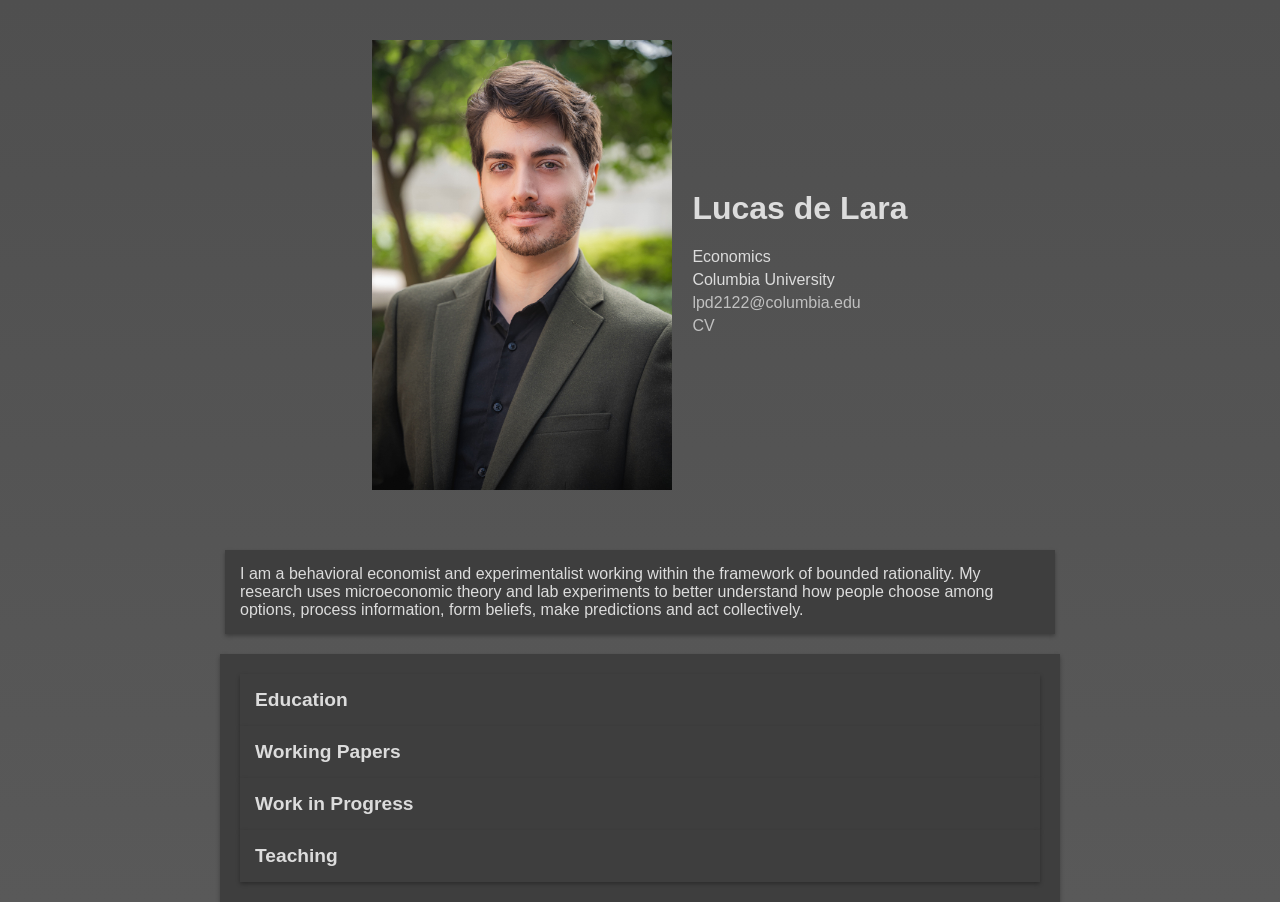
<file: index.html>
<!DOCTYPE html>
<html lang="en">
<head>
    <meta charset="UTF-8">
    <title>Lucas de Lara</title>
    <link rel="icon" href="data:," />
    <link rel="stylesheet" href="styles.css">
    <!-- Responsive Design Meta Tag -->
    <meta name="viewport" content="width=device-width, initial-scale=1.0">
    <!-- Inline CSS for Responsive Adjustments -->
    <style>
        /* Default styles for the top section */
        .top-section-container {
            display: flex;
            flex-direction: row;
            align-items: center;
        }
        .contact-info {
            margin-left: 20px;
        }

        /* Media Query for Mobile Devices */
        @media (max-width: 600px) {
            .top-section-container {
                flex-direction: column;
            }
            .contact-info {
                margin-left: 0;
                margin-top: 20px;
                text-align: center;
            }
        }
    </style>
</head>
<body>

    <!-- Top Section -->
    <div class="top-section">
        <div class="top-section-container">
            <div class="photo">
                <picture>
                    <source media="(max-width: 600px)" srcset="Webpicture.jpg">
                    <source media="(max-width: 900px)" srcset="Webpicture.jpg">
                    <img src="Webpicture.jpg" alt="">
                </picture>
            </div>
            <div class="contact-info">
                <h1>Lucas de Lara</h1>
                <p>Economics</p>
                <p>Columbia University</p>
                <p><a href="mailto:lpd2122@columbia.edu">lpd2122@columbia.edu</a></p>
                <p><a href="CV.pdf">CV</a></p>
            </div>
        </div>
    </div>

    <!-- Brief Description Section -->
    <div class="description-section">
        I am a behavioral economist and experimentalist working within the framework of bounded rationality. My research uses microeconomic theory and lab experiments to better understand how people choose among options, process information, form beliefs, make predictions and act collectively.
    </div>

    <!-- Expandable Sections -->
    <div class="content-section">
        <!-- Education Section -->
<div class="section">
    <h2 class="section-title">Education</h2>
    <div class="section-content">
        <!-- Education Entries -->
        <div class="education-entry">
            <p><strong>Columbia University</strong> <span style="font-style: italic;">2019 - 2025 (expected)</span></p>
            <ul style="list-style-type: none; padding-left: 20px;">
                <li>Ph.D. in Economics</li>
                <li>New York, NY, USA</li>
            </ul>
        </div>
    </div>
</div>


        


        <!-- Working Papers Section -->
       
<div class="section">
    <h2 class="section-title">Working Papers</h2>
    <div class="section-content">
        <div class="paper-entry">
            <p><strong>Rational Choice Overload</strong> <em>(with Mark Dean)</em></p>
            <p><a href="CO.pdf">Paper Link</a></p>
            <p>We present and experimentally test a collection of search theoretic explanations for "choice overload", the phenomenon by which a default alternative is selected more often in larger choice sets. A standard search model, with constant search costs and a known distribution of item quality, cannot give rise to choice overload. If one instead assumes that either (i) the Decision Maker (DM) must learn the quality distribution, (ii) search costs are increasing, or (iii) the DM decides the search strategy in advance, then choice overload can occur. Unlike existing models, our approach does not require ad hoc psychological costs (decision avoidance), or for the DM to assume the choice set was selected by a profit-maximizing firm (contextual inference). Data from our laboratory experiments are consistent with choice overload caused by search with learning and increasing costs, and cannot be explained by decision avoidance or contextual inference.</p>
            <p>Experiment: <a href="https://lplarac.github.io/co_exhibit/" target="_blank">https://lplarac.github.io/co_exhibit/</a></p>
        </div>
        <div class="paper-entry">
            <p><strong>A Closer Look at the Gambler's Fallacy</strong></p>
            <p><a href="GF.pdf">Paper Link</a></p>
            <p>Experiment: <a href="https://lplarac.github.io/gf_exhibit/" target="_blank">https://lplarac.github.io/gf_exhibit/</a></p>
        </div>
        <div class="paper-entry">
            <p><strong>Liquid Democracy: Two Experiments on Delegation in Voting</strong> <em>(with Victoria Mooers, Alessandra Casella, Joseph Campbell, and Dilip Ravindran)</em></p>
            <p>NBER Working Paper 30794</p>
            <p><a href="LD.pdf">Paper Link</a></p>
            <p>Second Experiment: <a href="https://lplarac.github.io/ldrdk/full.html" target="_blank">https://lplarac.github.io/ldrdk/full.html</a></p>
        </div>
    </div>
</div>


        <div class="section">
            <h2 class="section-title">Work in Progress</h2>
            <div class="section-content">
                <div class="paper-entry">
                    <p><strong>Simple and Complex Mental Models</strong></p>
                </div>
            </div>
        </div>

        <!-- Teaching Section -->
<div class="section">
    <h2 class="section-title">Teaching</h2>
    <div class="section-content">
        <!-- Teaching Experience Entries -->
        <div class="teaching-experience">
            <p><strong>Microeconomic Analysis I</strong>, Columbia University, Fall 2023</p>
        </div>
        <div class="teaching-experience">
            <p><strong>Market Design</strong>, Columbia University, Spring 2023</p>
        </div>
        <div class="teaching-experience">
            <p><strong>Intermediate Microeconomics</strong>, Columbia University, Fall 2022</p>
            
        </div>
        <div class="teaching-experience">
            <p><strong>Market Design</strong>, Columbia University, Spring 2021</p>
            
        </div>
        <div class="teaching-experience">
            <p><strong>Microeconomic Analysis I</strong>, Columbia University, Fall 2020</p>
           
        </div>
        <div class="teaching-experience">
            <p><strong>Mathematical Analysis II</strong>, Fundação Getulio Vargas (FGV EPGE), Q2 2018</p>
        </div>
    </div>
</div>

    </div>

    <!-- JavaScript -->
    <script src="script.js"></script>

</body>
</html>
</file>
<file: styles.css>
/* General Page Styling */
body {
    background-color: #4f4f4f; /* Metallic medium-dark gray background */
    background: linear-gradient(180deg, #4f4f4f, #595959); /* Subtle vertical metallic gradient */
    color: #dcdcdc; /* Very light gray font color */
    font-family: Arial, sans-serif;
    margin: 0;
    padding: 0;
}

/* Ensure all text across the page uses the light gray font color */
h1, h2, h3, h4, h5, h6, p, a, li, span, div {
    color: inherit; /* Inherit the very light gray color from the body */
}

/* Updated Link Colors to Match the Gray Theme */
a {
    color: #c0c0c0; /* Lighter gray for links */
    text-decoration: none; /* Remove underline by default */
}

a:hover {
    color: #ffffff; /* White for links when hovered */
    text-decoration: underline; /* Add underline on hover */
}

/* Add shadow to give a metallic feel */
.section-title, .description-section, .content-section {
    background-color: #3e3e3e; /* Darker gray for section backgrounds */
    color: #dcdcdc;
    box-shadow: 0 2px 4px rgba(0, 0, 0, 0.3); /* Slight shadow for metallic effect */
}

/* Top Section Styles */
.top-section {
    display: flex;
    flex-direction: column;
    align-items: center; /* Center the content horizontally */
    padding: 40px;
}

.description-section {
    display: flex;
    flex-direction: column;
    align-items: center; /* Center the content horizontally */
    padding: 40px;
}

/* Adjusting the photo container */
.photo {
    width: 100%; /* Adjust the width based on container or screen size */
    max-width: 300px; /* Max width of the image */
    margin: 0 auto; /* Center the image horizontally */
}

/* Making the image larger and rectangular */
.photo img {
    width: 100%; /* Make the image responsive to the container */
    height: auto; /* Maintain the aspect ratio */
    border-radius: 0; /* Remove the circular effect */
    object-fit: cover; /* Ensure the image fills the container */
    display: block; /* Ensure the image behaves as a block-level element */
}

.contact-info h1 {
    margin-top: 0;
}

.contact-info p {
    margin: 5px 0;
}

/* Description Section Styles */
.description-section {
    background-color: #3e3e3e; /* Darker gray background */
    padding: 15px;
    margin: 20px auto;
    max-width: 800px;
    box-shadow: 0 2px 4px rgba(0, 0, 0, 0.3); /* Metallic shadow effect */
}

.description-section p {
    margin: 0;
}

/* Content Section Styles */
.content-section {
    padding: 20px;
    max-width: 800px;
    margin: 0 auto;
}

/* Section Title Styles */
.section-title {
    background-color: #3e3e3e; /* Darker gray background */
    padding: 15px;
    cursor: pointer;
    margin: 0;
    font-size: 1.2em;
    color: #dcdcdc; /* Very light gray text */
    box-shadow: 0 2px 4px rgba(0, 0, 0, 0.3); /* Slight shadow for metallic effect */
}

.section-title:hover {
    box-shadow: 0 4px 8px rgba(0, 0, 0, 0.4); /* Deeper shadow on hover */
}

/* Section Content Styles */
.section-content {
    max-height: 0;
    overflow: hidden;
    transition: max-height 0.5s ease-out;
}

.section-content p,
.section-content ul {
    padding: 10px 15px;
    margin: 0;
}

/* Paper Entry Styles */
.paper-entry {
    margin-bottom: 20px;
}

.paper-entry p {
    margin: 5px 0;
}

/* Updated Paper Entry Link Colors */
.paper-entry a {
    color: #b0b0b0; /* Light gray for links in paper entries */
    text-decoration: none;
}

.paper-entry a:hover {
    color: #ffffff; /* White on hover */
    text-decoration: underline;
}
</file>
